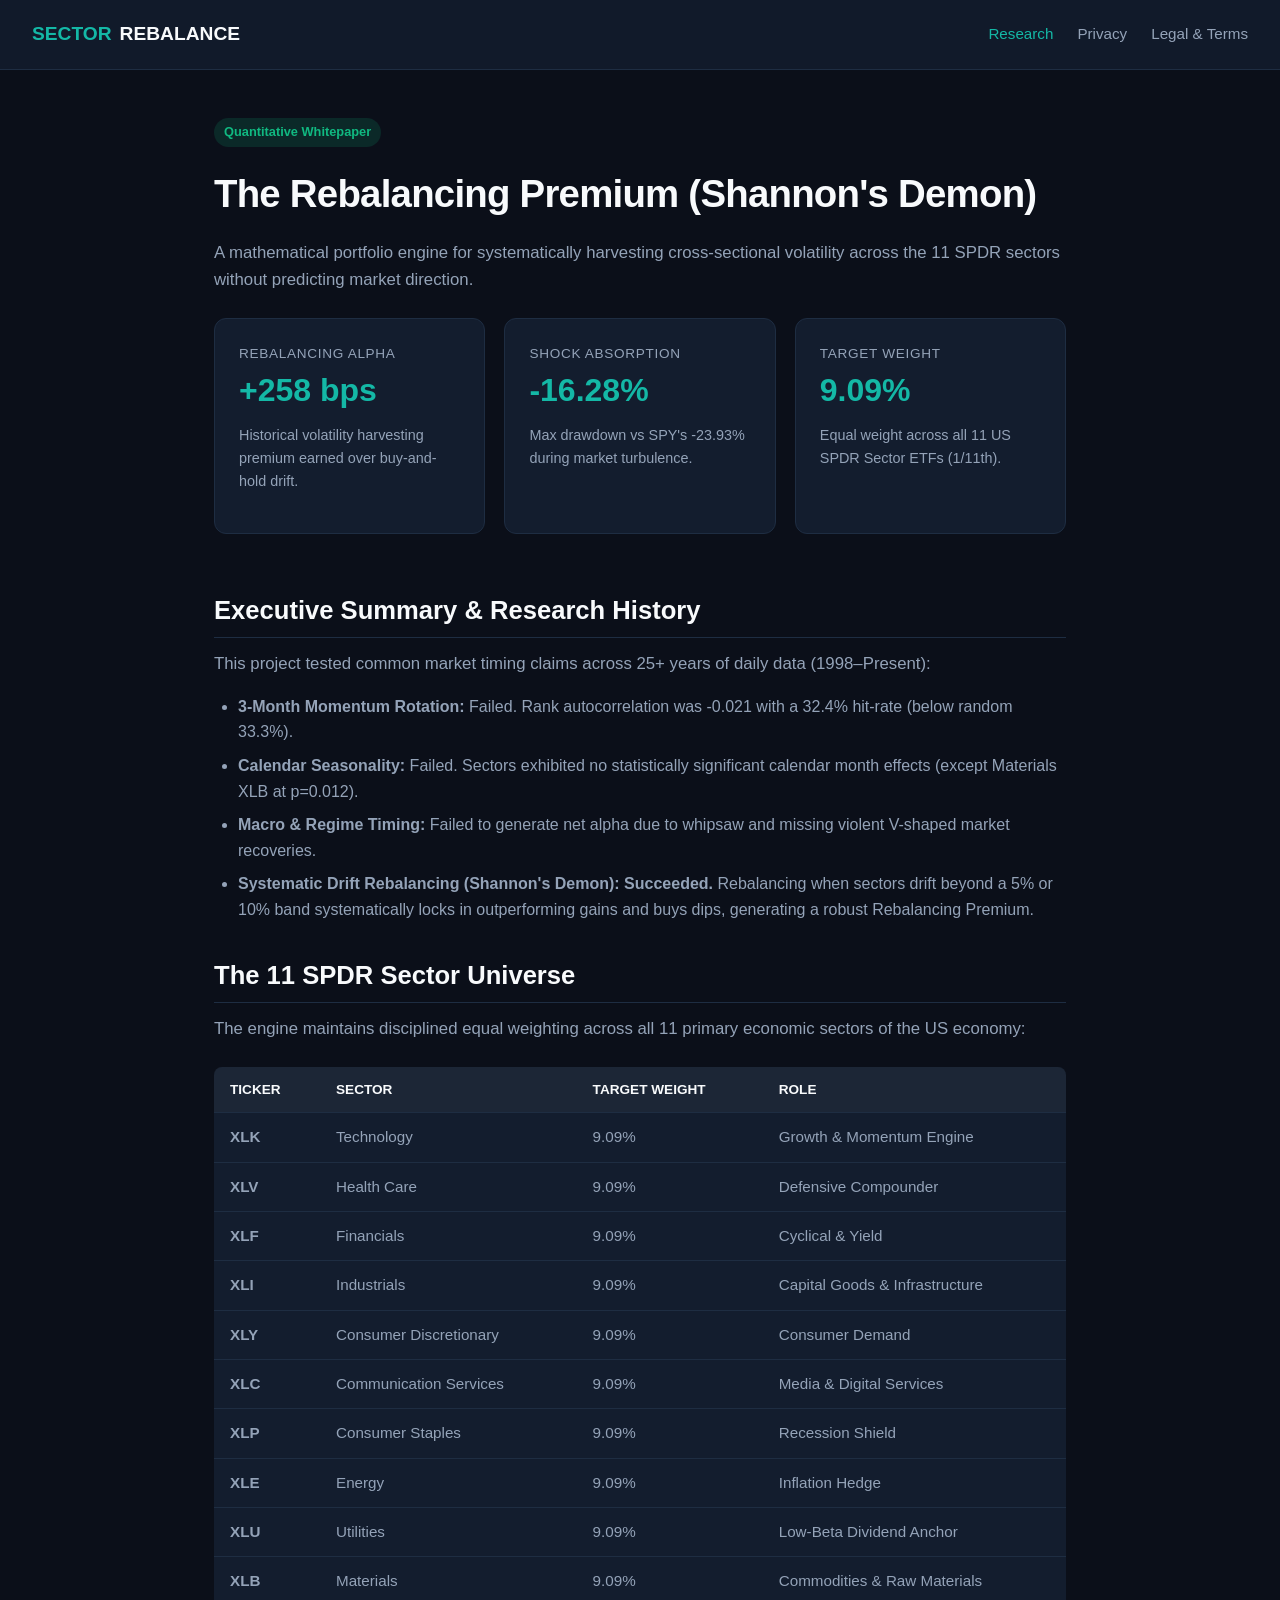
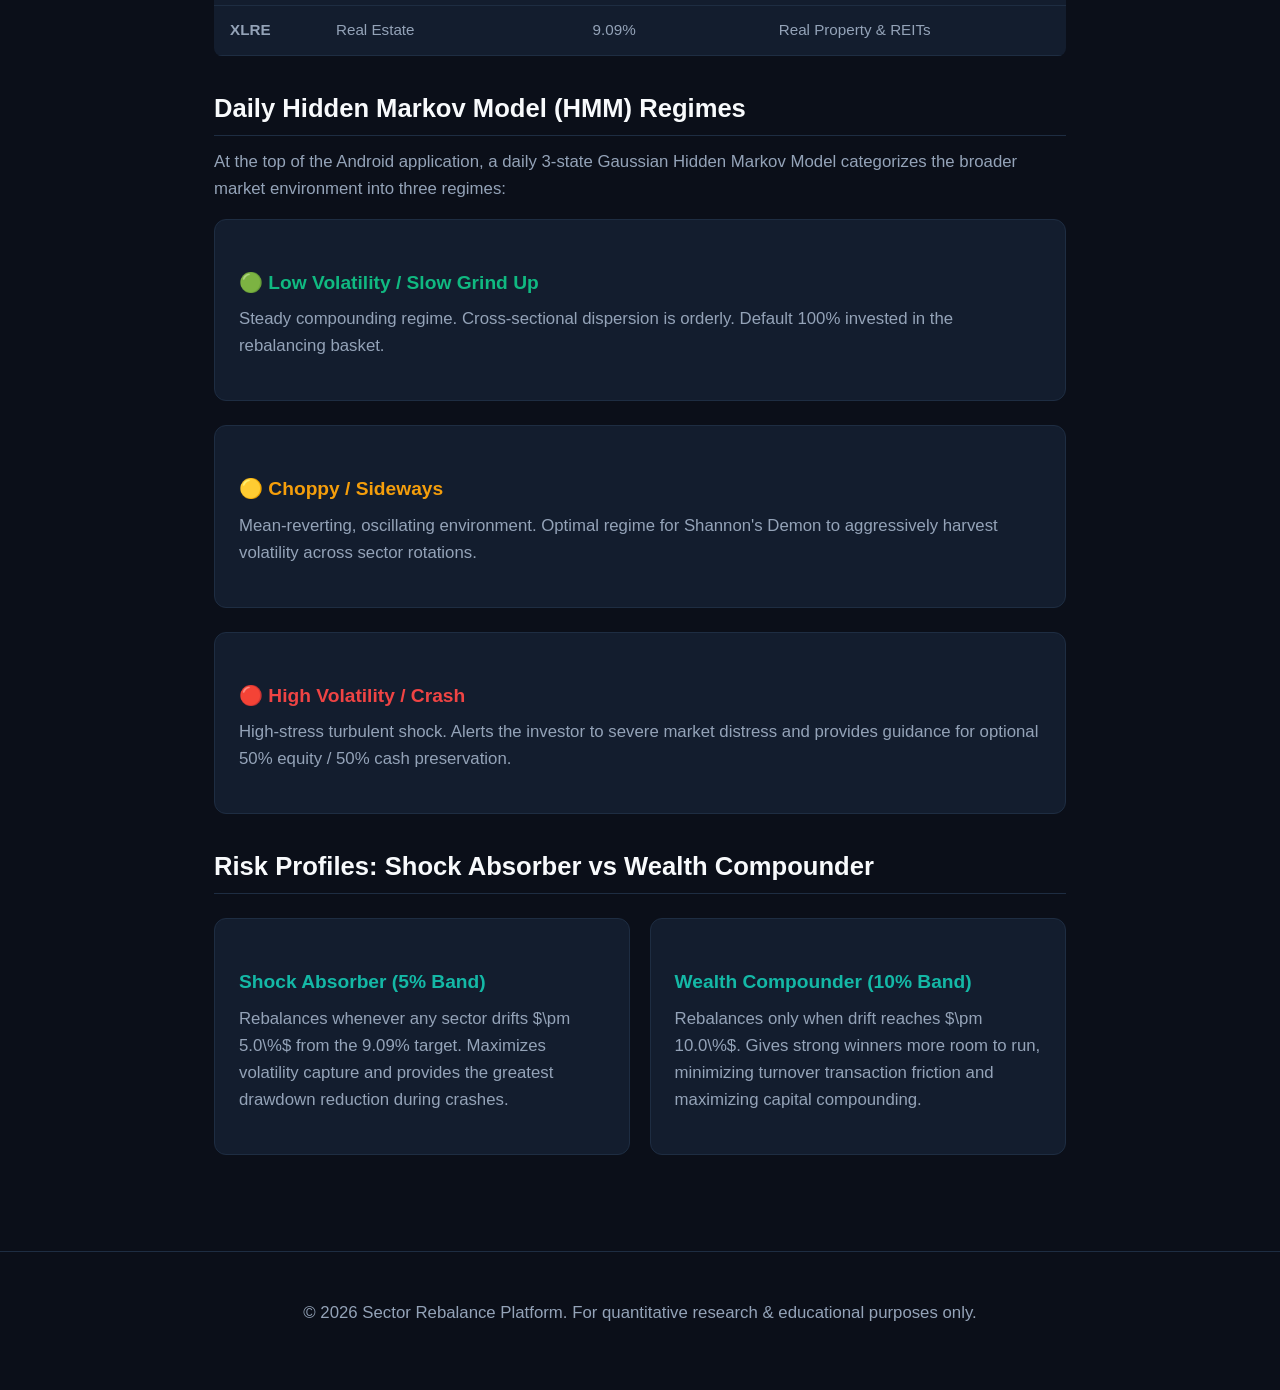
<file: docs/index.html>
<!DOCTYPE html>
<html lang="en">
<head>
  <meta charset="UTF-8">
  <meta name="viewport" content="width=device-width, initial-scale=1.0">
  <title>Sector Rebalance Engine | Shannon's Demon Research</title>
  <link rel="stylesheet" href="styles.css">
</head>
<body>
  <header class="navbar">
    <a href="index.html" class="brand">
      <span>SECTOR</span> REBALANCE
    </a>
    <nav class="nav-links">
      <a href="index.html" class="active">Research</a>
      <a href="privacy.html">Privacy</a>
      <a href="terms.html">Legal & Terms</a>
    </nav>
  </header>

  <main class="container">
    <div class="badge badge-green">Quantitative Whitepaper</div>
    <h1>The Rebalancing Premium (Shannon's Demon)</h1>
    <p>A mathematical portfolio engine for systematically harvesting cross-sectional volatility across the 11 SPDR sectors without predicting market direction.</p>

    <div class="grid">
      <div class="card">
        <div class="stat-label">Rebalancing Alpha</div>
        <div class="stat-val">+258 bps</div>
        <p style="margin-top: 0.5rem; font-size: 0.9rem;">Historical volatility harvesting premium earned over buy-and-hold drift.</p>
      </div>
      <div class="card">
        <div class="stat-label">Shock Absorption</div>
        <div class="stat-val">-16.28%</div>
        <p style="margin-top: 0.5rem; font-size: 0.9rem;">Max drawdown vs SPY's -23.93% during market turbulence.</p>
      </div>
      <div class="card">
        <div class="stat-label">Target Weight</div>
        <div class="stat-val">9.09%</div>
        <p style="margin-top: 0.5rem; font-size: 0.9rem;">Equal weight across all 11 US SPDR Sector ETFs (1/11th).</p>
      </div>
    </div>

    <h2>Executive Summary & Research History</h2>
    <p>This project tested common market timing claims across 25+ years of daily data (1998–Present):</p>
    <ul>
      <li><strong>3-Month Momentum Rotation:</strong> Failed. Rank autocorrelation was -0.021 with a 32.4% hit-rate (below random 33.3%).</li>
      <li><strong>Calendar Seasonality:</strong> Failed. Sectors exhibited no statistically significant calendar month effects (except Materials XLB at p=0.012).</li>
      <li><strong>Macro & Regime Timing:</strong> Failed to generate net alpha due to whipsaw and missing violent V-shaped market recoveries.</li>
      <li><strong>Systematic Drift Rebalancing (Shannon's Demon):</strong> <strong>Succeeded.</strong> Rebalancing when sectors drift beyond a 5% or 10% band systematically locks in outperforming gains and buys dips, generating a robust Rebalancing Premium.</li>
    </ul>

    <h2>The 11 SPDR Sector Universe</h2>
    <p>The engine maintains disciplined equal weighting across all 11 primary economic sectors of the US economy:</p>
    <table>
      <thead>
        <tr>
          <th>Ticker</th>
          <th>Sector</th>
          <th>Target Weight</th>
          <th>Role</th>
        </tr>
      </thead>
      <tbody>
        <tr><td><strong>XLK</strong></td><td>Technology</td><td>9.09%</td><td>Growth & Momentum Engine</td></tr>
        <tr><td><strong>XLV</strong></td><td>Health Care</td><td>9.09%</td><td>Defensive Compounder</td></tr>
        <tr><td><strong>XLF</strong></td><td>Financials</td><td>9.09%</td><td>Cyclical & Yield</td></tr>
        <tr><td><strong>XLI</strong></td><td>Industrials</td><td>9.09%</td><td>Capital Goods & Infrastructure</td></tr>
        <tr><td><strong>XLY</strong></td><td>Consumer Discretionary</td><td>9.09%</td><td>Consumer Demand</td></tr>
        <tr><td><strong>XLC</strong></td><td>Communication Services</td><td>9.09%</td><td>Media & Digital Services</td></tr>
        <tr><td><strong>XLP</strong></td><td>Consumer Staples</td><td>9.09%</td><td>Recession Shield</td></tr>
        <tr><td><strong>XLE</strong></td><td>Energy</td><td>9.09%</td><td>Inflation Hedge</td></tr>
        <tr><td><strong>XLU</strong></td><td>Utilities</td><td>9.09%</td><td>Low-Beta Dividend Anchor</td></tr>
        <tr><td><strong>XLB</strong></td><td>Materials</td><td>9.09%</td><td>Commodities & Raw Materials</td></tr>
        <tr><td><strong>XLRE</strong></td><td>Real Estate</td><td>9.09%</td><td>Real Property & REITs</td></tr>
      </tbody>
    </table>

    <h2>Daily Hidden Markov Model (HMM) Regimes</h2>
    <p>At the top of the Android application, a daily 3-state Gaussian Hidden Markov Model categorizes the broader market environment into three regimes:</p>
    <div class="card">
      <h3 style="color: var(--green);">🟢 Low Volatility / Slow Grind Up</h3>
      <p>Steady compounding regime. Cross-sectional dispersion is orderly. Default 100% invested in the rebalancing basket.</p>
    </div>
    <div class="card">
      <h3 style="color: var(--yellow);">🟡 Choppy / Sideways</h3>
      <p>Mean-reverting, oscillating environment. Optimal regime for Shannon's Demon to aggressively harvest volatility across sector rotations.</p>
    </div>
    <div class="card">
      <h3 style="color: var(--red);">🔴 High Volatility / Crash</h3>
      <p>High-stress turbulent shock. Alerts the investor to severe market distress and provides guidance for optional 50% equity / 50% cash preservation.</p>
    </div>

    <h2>Risk Profiles: Shock Absorber vs Wealth Compounder</h2>
    <div class="grid">
      <div class="card">
        <h3>Shock Absorber (5% Band)</h3>
        <p>Rebalances whenever any sector drifts $\pm 5.0\%$ from the 9.09% target. Maximizes volatility capture and provides the greatest drawdown reduction during crashes.</p>
      </div>
      <div class="card">
        <h3>Wealth Compounder (10% Band)</h3>
        <p>Rebalances only when drift reaches $\pm 10.0\%$. Gives strong winners more room to run, minimizing turnover transaction friction and maximizing capital compounding.</p>
      </div>
    </div>
  </main>

  <footer>
    <p>&copy; 2026 Sector Rebalance Platform. For quantitative research & educational purposes only.</p>
  </footer>
</body>
</html>
</file>
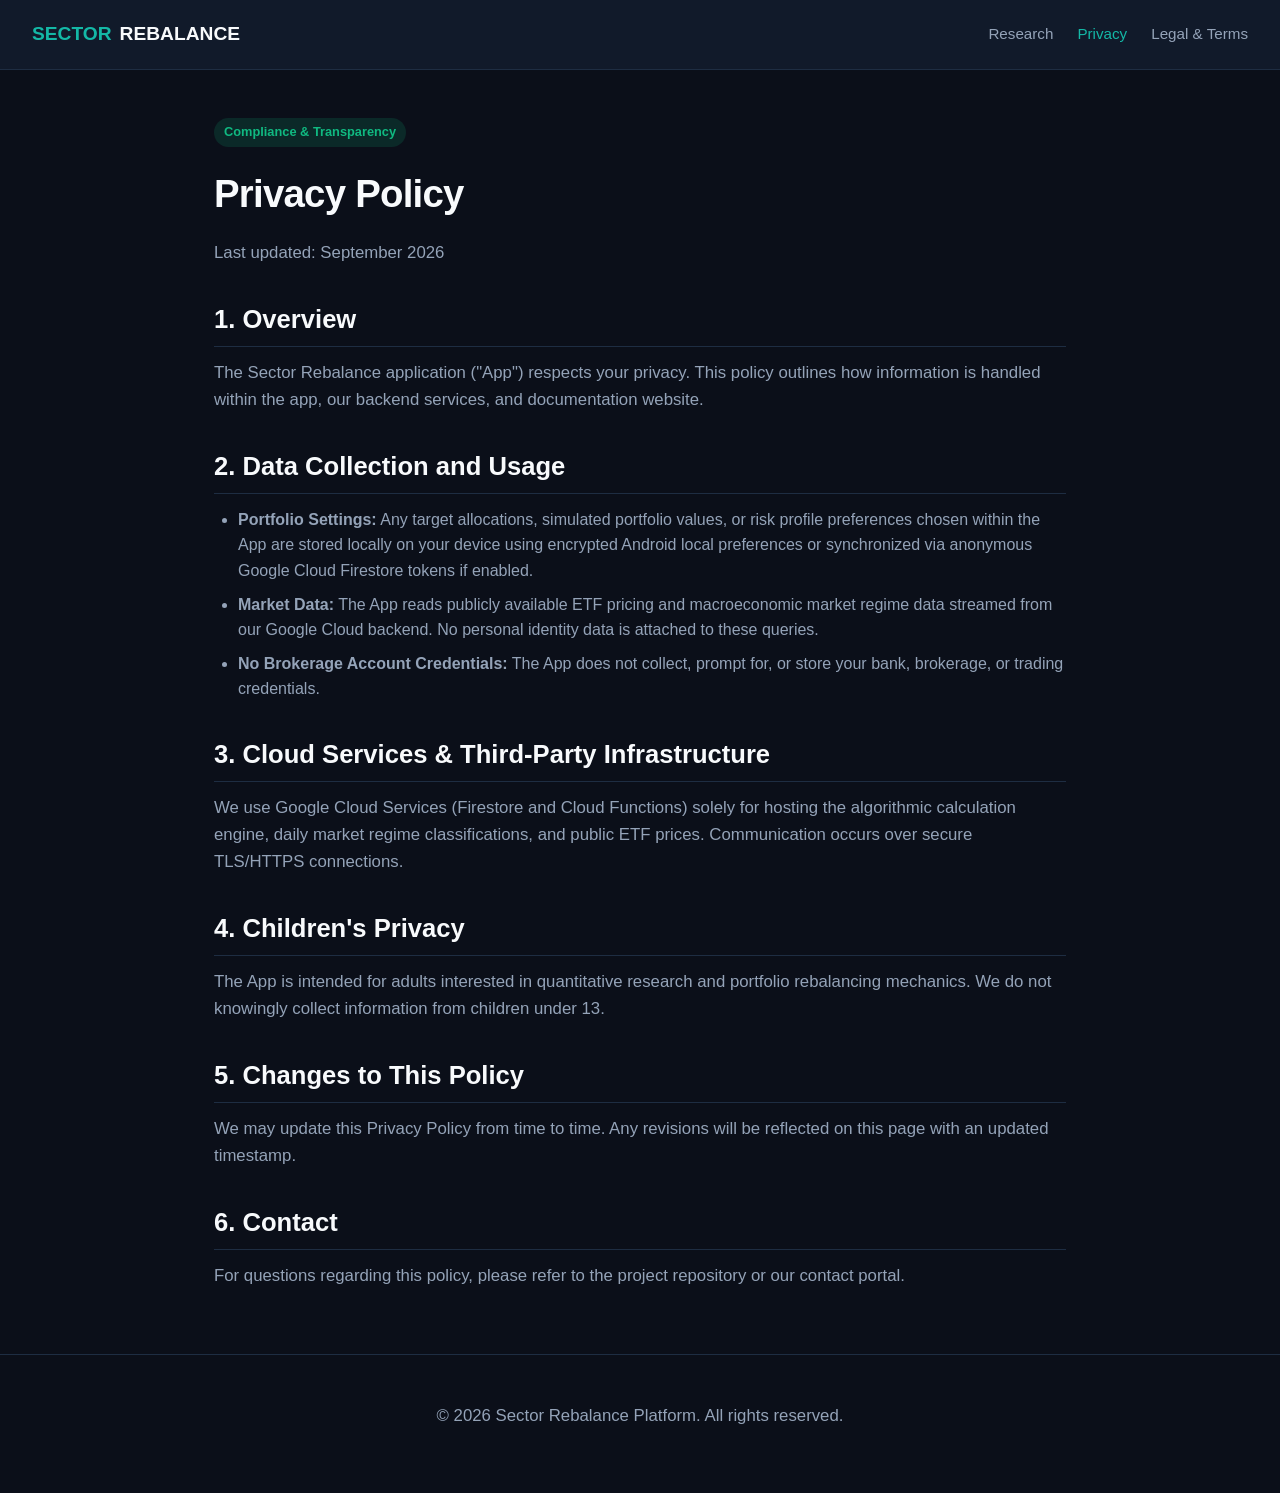
<file: docs/privacy.html>
<!DOCTYPE html>
<html lang="en">
<head>
  <meta charset="UTF-8">
  <meta name="viewport" content="width=device-width, initial-scale=1.0">
  <title>Privacy Policy | Sector Rebalance App</title>
  <link rel="stylesheet" href="styles.css">
</head>
<body>
  <header class="navbar">
    <a href="index.html" class="brand">
      <span>SECTOR</span> REBALANCE
    </a>
    <nav class="nav-links">
      <a href="index.html">Research</a>
      <a href="privacy.html" class="active">Privacy</a>
      <a href="terms.html">Legal & Terms</a>
    </nav>
  </header>

  <main class="container">
    <div class="badge badge-green">Compliance & Transparency</div>
    <h1>Privacy Policy</h1>
    <p>Last updated: September 2026</p>

    <h2>1. Overview</h2>
    <p>The Sector Rebalance application ("App") respects your privacy. This policy outlines how information is handled within the app, our backend services, and documentation website.</p>

    <h2>2. Data Collection and Usage</h2>
    <ul>
      <li><strong>Portfolio Settings:</strong> Any target allocations, simulated portfolio values, or risk profile preferences chosen within the App are stored locally on your device using encrypted Android local preferences or synchronized via anonymous Google Cloud Firestore tokens if enabled.</li>
      <li><strong>Market Data:</strong> The App reads publicly available ETF pricing and macroeconomic market regime data streamed from our Google Cloud backend. No personal identity data is attached to these queries.</li>
      <li><strong>No Brokerage Account Credentials:</strong> The App does not collect, prompt for, or store your bank, brokerage, or trading credentials.</li>
    </ul>

    <h2>3. Cloud Services & Third-Party Infrastructure</h2>
    <p>We use Google Cloud Services (Firestore and Cloud Functions) solely for hosting the algorithmic calculation engine, daily market regime classifications, and public ETF prices. Communication occurs over secure TLS/HTTPS connections.</p>

    <h2>4. Children's Privacy</h2>
    <p>The App is intended for adults interested in quantitative research and portfolio rebalancing mechanics. We do not knowingly collect information from children under 13.</p>

    <h2>5. Changes to This Policy</h2>
    <p>We may update this Privacy Policy from time to time. Any revisions will be reflected on this page with an updated timestamp.</p>

    <h2>6. Contact</h2>
    <p>For questions regarding this policy, please refer to the project repository or our contact portal.</p>
  </main>

  <footer>
    <p>&copy; 2026 Sector Rebalance Platform. All rights reserved.</p>
  </footer>
</body>
</html>
</file>
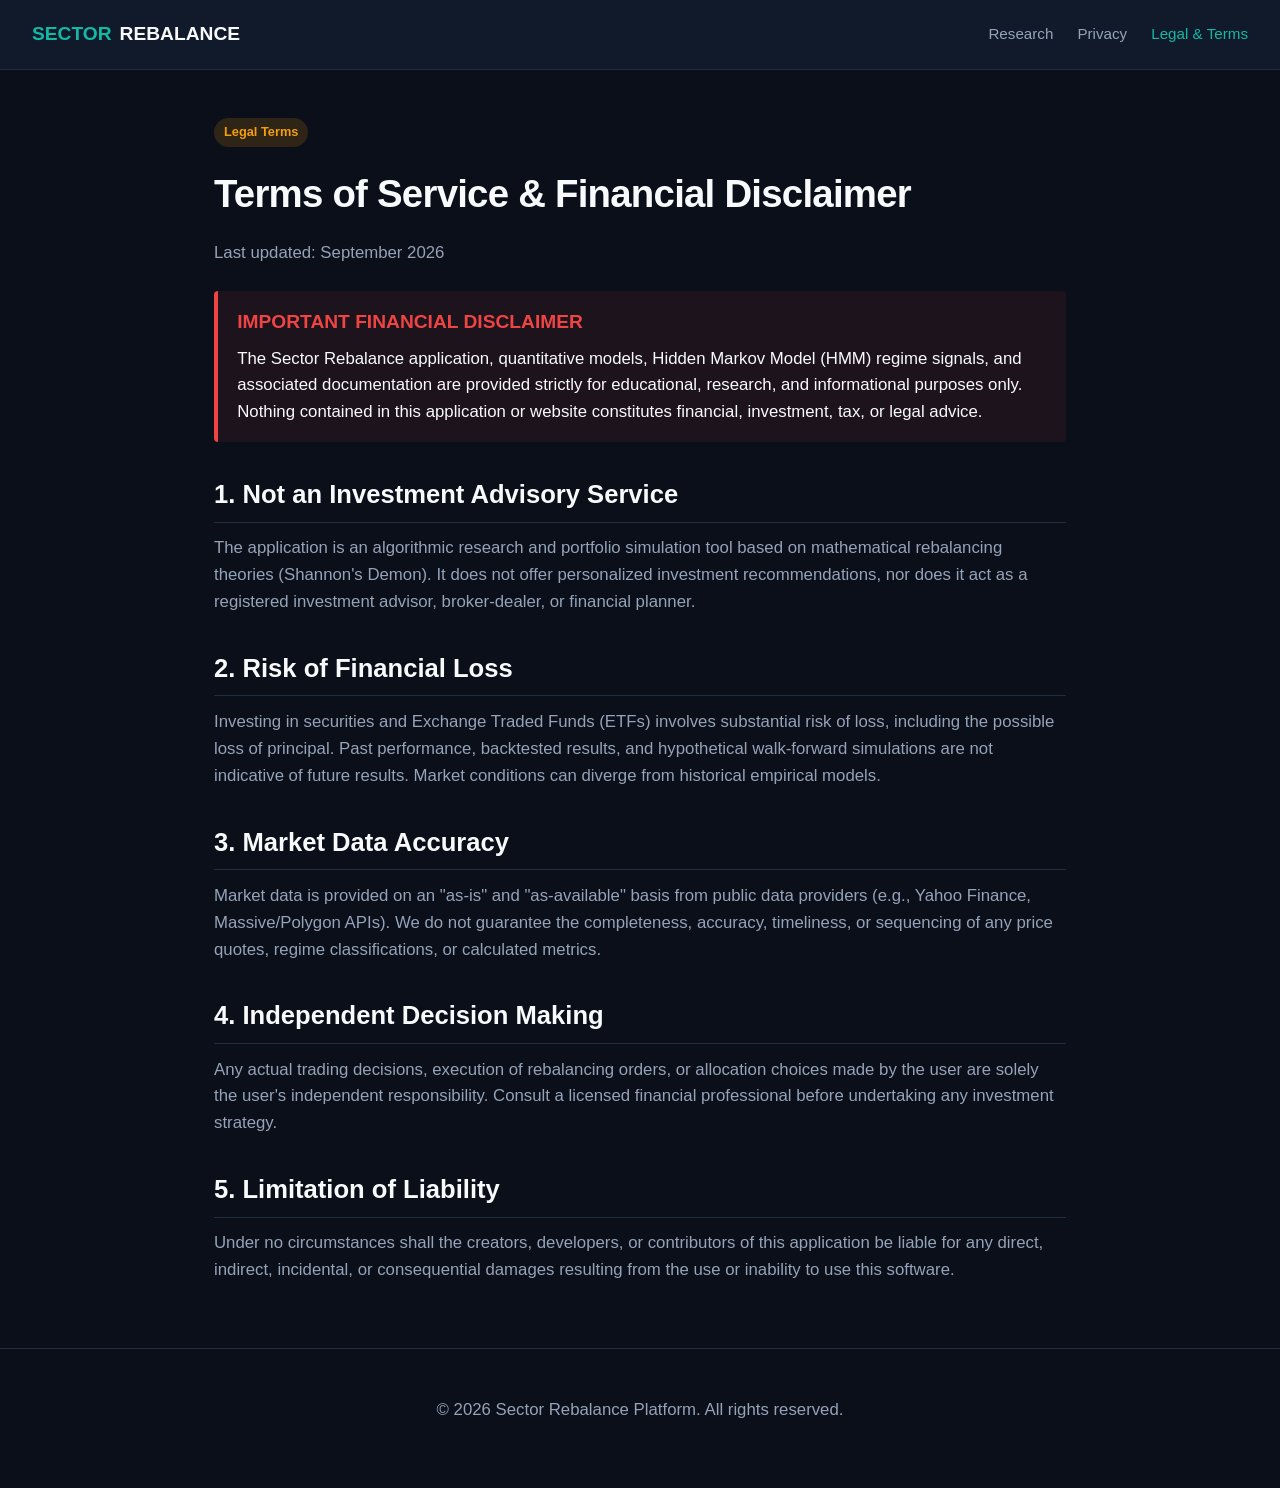
<file: docs/terms.html>
<!DOCTYPE html>
<html lang="en">
<head>
  <meta charset="UTF-8">
  <meta name="viewport" content="width=device-width, initial-scale=1.0">
  <title>Terms & Financial Disclaimer | Sector Rebalance App</title>
  <link rel="stylesheet" href="styles.css">
</head>
<body>
  <header class="navbar">
    <a href="index.html" class="brand">
      <span>SECTOR</span> REBALANCE
    </a>
    <nav class="nav-links">
      <a href="index.html">Research</a>
      <a href="privacy.html">Privacy</a>
      <a href="terms.html" class="active">Legal & Terms</a>
    </nav>
  </header>

  <main class="container">
    <div class="badge badge-yellow">Legal Terms</div>
    <h1>Terms of Service & Financial Disclaimer</h1>
    <p>Last updated: September 2026</p>

    <div class="disclaimer-box">
      <h3 style="color: var(--red); margin-top: 0;">IMPORTANT FINANCIAL DISCLAIMER</h3>
      <p style="color: var(--text-main); margin-bottom: 0;">
        The Sector Rebalance application, quantitative models, Hidden Markov Model (HMM) regime signals, and associated documentation are provided strictly for educational, research, and informational purposes only. Nothing contained in this application or website constitutes financial, investment, tax, or legal advice.
      </p>
    </div>

    <h2>1. Not an Investment Advisory Service</h2>
    <p>The application is an algorithmic research and portfolio simulation tool based on mathematical rebalancing theories (Shannon's Demon). It does not offer personalized investment recommendations, nor does it act as a registered investment advisor, broker-dealer, or financial planner.</p>

    <h2>2. Risk of Financial Loss</h2>
    <p>Investing in securities and Exchange Traded Funds (ETFs) involves substantial risk of loss, including the possible loss of principal. Past performance, backtested results, and hypothetical walk-forward simulations are not indicative of future results. Market conditions can diverge from historical empirical models.</p>

    <h2>3. Market Data Accuracy</h2>
    <p>Market data is provided on an "as-is" and "as-available" basis from public data providers (e.g., Yahoo Finance, Massive/Polygon APIs). We do not guarantee the completeness, accuracy, timeliness, or sequencing of any price quotes, regime classifications, or calculated metrics.</p>

    <h2>4. Independent Decision Making</h2>
    <p>Any actual trading decisions, execution of rebalancing orders, or allocation choices made by the user are solely the user's independent responsibility. Consult a licensed financial professional before undertaking any investment strategy.</p>

    <h2>5. Limitation of Liability</h2>
    <p>Under no circumstances shall the creators, developers, or contributors of this application be liable for any direct, indirect, incidental, or consequential damages resulting from the use or inability to use this software.</p>
  </main>

  <footer>
    <p>&copy; 2026 Sector Rebalance Platform. All rights reserved.</p>
  </footer>
</body>
</html>
</file>
<file: docs/styles.css>
:root {
  --bg: #0b0f19;
  --surface: #131d2e;
  --surface-border: #1e2d42;
  --primary: #14b8a6;
  --primary-hover: #0d9488;
  --text-main: #f8fafc;
  --text-muted: #94a3b8;
  --green: #10b981;
  --yellow: #f59e0b;
  --red: #ef4444;
}

* {
  box-sizing: border-box;
  margin: 0;
  padding: 0;
}

body {
  font-family: -apple-system, BlinkMacSystemFont, "Segoe UI", Roboto, Helvetica, Arial, sans-serif;
  background-color: var(--bg);
  color: var(--text-main);
  line-height: 1.6;
  padding: 0;
  margin: 0;
}

.navbar {
  display: flex;
  justify-content: space-between;
  align-items: center;
  padding: 1.2rem 2rem;
  background-color: rgba(19, 29, 46, 0.85);
  backdrop-filter: blur(10px);
  border-bottom: 1px solid var(--surface-border);
  position: sticky;
  top: 0;
  z-index: 100;
}

.brand {
  font-size: 1.2rem;
  font-weight: 700;
  color: var(--text-main);
  display: flex;
  align-items: center;
  gap: 8px;
  text-decoration: none;
}

.brand span {
  color: var(--primary);
}

.nav-links {
  display: flex;
  gap: 1.5rem;
}

.nav-links a {
  color: var(--text-muted);
  text-decoration: none;
  font-size: 0.95rem;
  font-weight: 500;
  transition: color 0.2s;
}

.nav-links a:hover, .nav-links a.active {
  color: var(--primary);
}

.container {
  max-width: 900px;
  margin: 0 auto;
  padding: 3rem 1.5rem;
}

h1 {
  font-size: 2.4rem;
  margin-bottom: 1rem;
  font-weight: 800;
  letter-spacing: -0.02em;
}

h2 {
  font-size: 1.6rem;
  margin-top: 2rem;
  margin-bottom: 0.8rem;
  color: var(--text-main);
  border-bottom: 1px solid var(--surface-border);
  padding-bottom: 0.4rem;
}

h3 {
  font-size: 1.2rem;
  margin-top: 1.5rem;
  margin-bottom: 0.5rem;
  color: var(--primary);
}

p {
  color: var(--text-muted);
  margin-bottom: 1rem;
  font-size: 1.05rem;
}

ul, ol {
  color: var(--text-muted);
  margin-left: 1.5rem;
  margin-bottom: 1.5rem;
}

li {
  margin-bottom: 0.5rem;
}

.badge {
  display: inline-block;
  padding: 4px 10px;
  border-radius: 9999px;
  font-size: 0.8rem;
  font-weight: 600;
  margin-bottom: 1rem;
}

.badge-green {
  background-color: rgba(16, 185, 129, 0.15);
  color: var(--green);
}

.badge-yellow {
  background-color: rgba(245, 158, 11, 0.15);
  color: var(--yellow);
}

.badge-red {
  background-color: rgba(239, 68, 68, 0.15);
  color: var(--red);
}

.card {
  background-color: var(--surface);
  border: 1px solid var(--surface-border);
  border-radius: 12px;
  padding: 1.5rem;
  margin-bottom: 1.5rem;
}

.grid {
  display: grid;
  grid-template-columns: repeat(auto-fit, minmax(250px, 1fr));
  gap: 1.2rem;
  margin: 1.5rem 0;
}

.stat-val {
  font-size: 2rem;
  font-weight: 700;
  color: var(--primary);
}

.stat-label {
  font-size: 0.85rem;
  color: var(--text-muted);
  text-transform: uppercase;
  letter-spacing: 0.05em;
}

table {
  width: 100%;
  border-collapse: collapse;
  margin: 1.5rem 0;
  background-color: var(--surface);
  border-radius: 8px;
  overflow: hidden;
}

th, td {
  padding: 12px 16px;
  text-align: left;
  border-bottom: 1px solid var(--surface-border);
}

th {
  background-color: rgba(255, 255, 255, 0.04);
  color: var(--text-main);
  font-size: 0.85rem;
  text-transform: uppercase;
}

td {
  color: var(--text-muted);
  font-size: 0.95rem;
}

footer {
  text-align: center;
  padding: 3rem 1rem;
  border-top: 1px solid var(--surface-border);
  color: var(--text-muted);
  font-size: 0.85rem;
}

.disclaimer-box {
  background-color: rgba(239, 68, 68, 0.08);
  border-left: 4px solid var(--red);
  padding: 1rem 1.2rem;
  margin: 1.5rem 0;
  border-radius: 4px;
}
</file>
